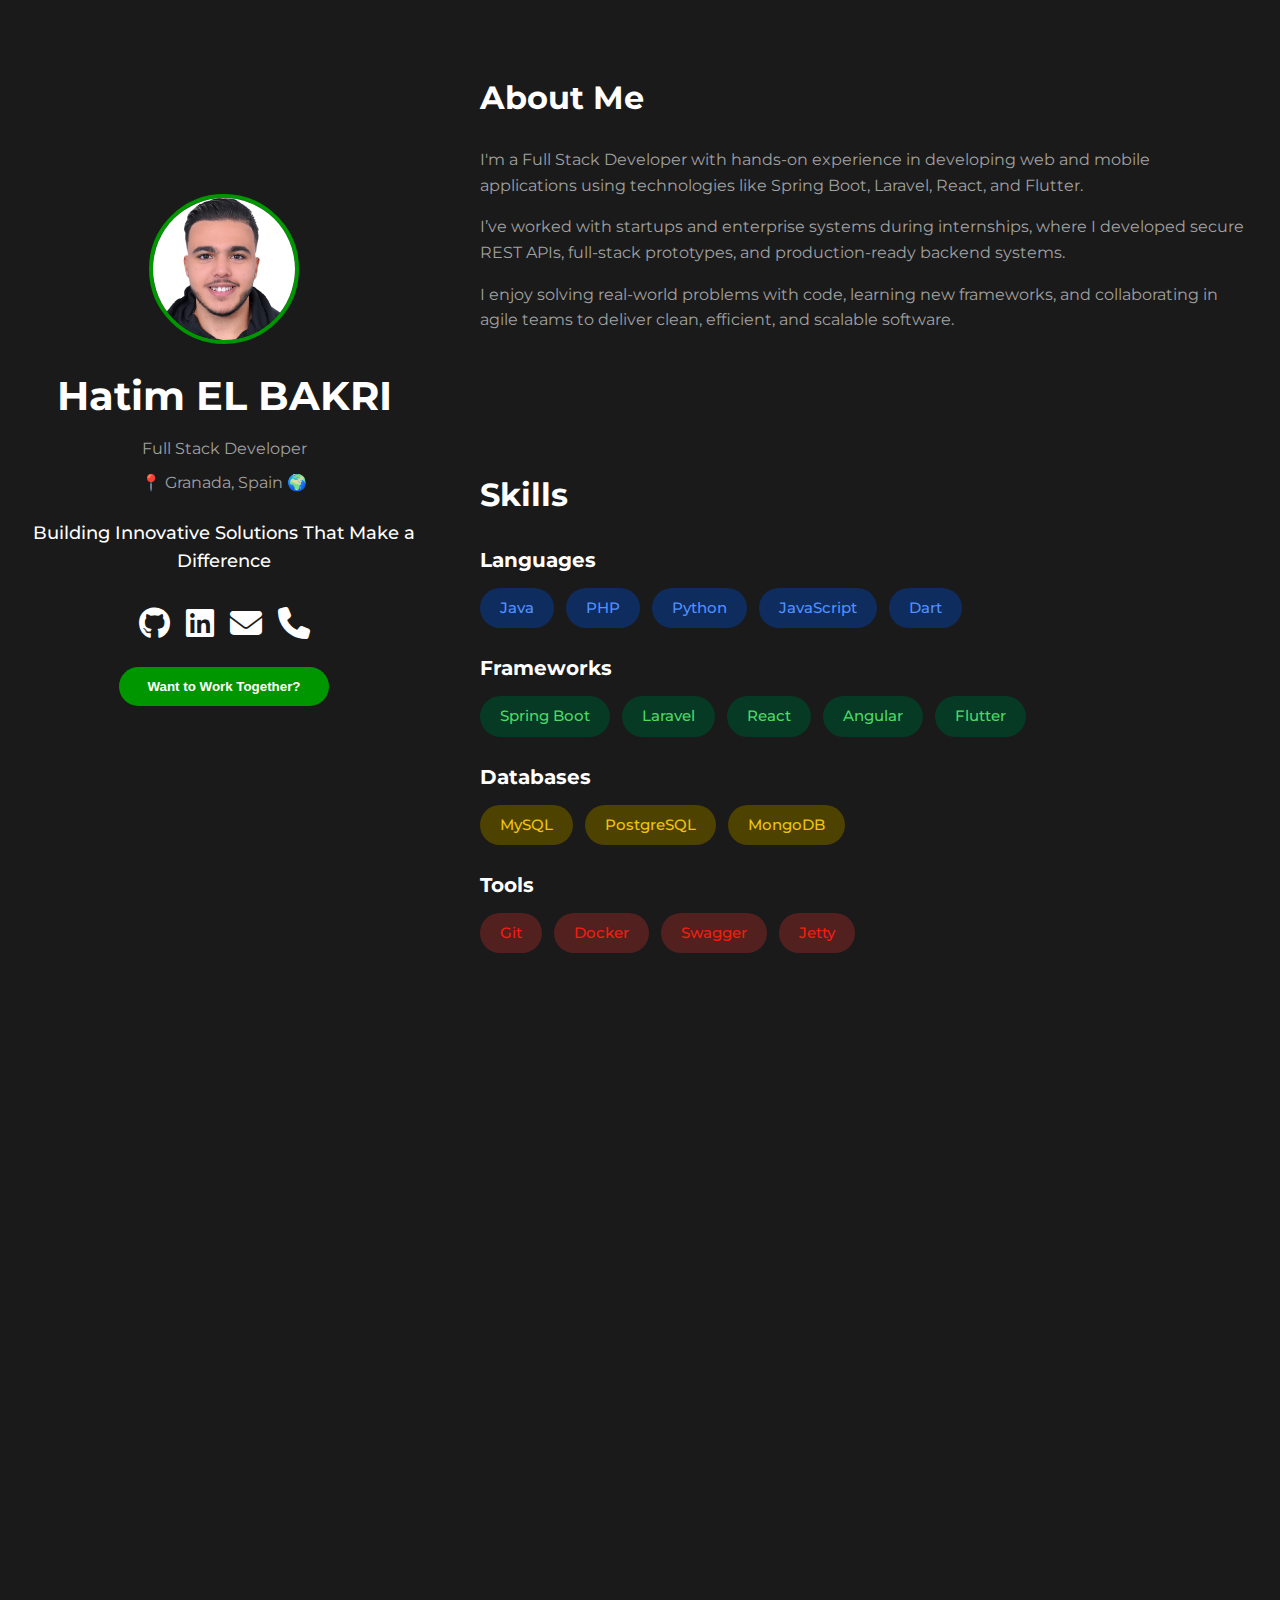
<file: index.html>
<!DOCTYPE html>
<html lang="en">
  <head>
    <meta charset="UTF-8" />
    <meta name="viewport" content="width=device-width, initial-scale=1.0" />

    <!-- Title & Meta -->
    <title>Hatim EL BAKRI - Portfolio</title>
    <meta
      name="description"
      content="Portfolio of Hatim EL BAKRI, Full Stack Developer based in Granada, Spain."
    />

    <!-- Style-->
    <link rel="stylesheet" href="css/styles.css" />
    <!-- Fonts -->
    <link
      href="https://fonts.googleapis.com/css2?family=Montserrat:wght@100..900&display=swap"
      rel="stylesheet"
    />

    <!-- Font Awesome Icons -->
    <link
      rel="stylesheet"
      href="https://cdnjs.cloudflare.com/ajax/libs/font-awesome/6.5.0/css/all.min.css"
    />

    <!-- Favicon -->
    <link rel="icon" type="image/x-icon" href="assets/images/favicon.ico" />
  </head>

  <body>
    <div class="portfolio">
      <!-- Sidebar / Hero -->
      <header class="hero">
        <img
          src="assets/images/001.JPG"
          alt="Hatim EL BAKRI"
          class="hero__image"
        />
        <h1 class="hero__title">Hatim EL BAKRI</h1>
        <p class="hero__subtitle">Full Stack Developer</p>
        <p class="hero__location">📍 Granada, Spain 🌍</p>
        <p class="hero__tagline">
          Building Innovative Solutions That Make a Difference
        </p>
        <div class="hero__socials">
          <a href="https://github.com/elhatimbakri" target="_blank"
            ><i class="fab fa-github fa-2x"></i
          ></a>
          <a href="https://linkedin.com/in/elhatimbakri" target="_blank"
            ><i class="fab fa-linkedin fa-2x"></i
          ></a>
          <a href="mailto:elhatimbakri@gmail.com"
            ><i class="fas fa-envelope fa-2x"></i
          ></a>
          <a href="tel:+34604200294"><i class="fas fa-phone fa-2x"></i></a>
        </div>
        <button class="btn btn--primary" onclick="scrollToSection('contact')">
          Want to Work Together?
        </button>
      </header>

      <!-- Main Content -->
      <main class="content">
        <!-- About -->
        <section id="about" class="section">
          <h2 class="section__title">About Me</h2>
          <p class="about__text">
            I'm a Full Stack Developer with hands-on experience in developing
            web and mobile applications using technologies like Spring Boot,
            Laravel, React, and Flutter.
          </p>
          <p class="about__text">
            I’ve worked with startups and enterprise systems during internships,
            where I developed secure REST APIs, full-stack prototypes, and
            production-ready backend systems.
          </p>
          <p class="about__text">
            I enjoy solving real-world problems with code, learning new
            frameworks, and collaborating in agile teams to deliver clean,
            efficient, and scalable software.
          </p>
        </section>

        <!-- Skills -->
        <section class="section">
          <h2 class="section__title">Skills</h2>
          <div class="skills__category">
            <h3 class="skills__title">Languages</h3>
            <div class="skills__tags">
              <span class="tag tag--blue">Java</span
              ><span class="tag tag--blue">PHP</span
              ><span class="tag tag--blue">Python</span
              ><span class="tag tag--blue">JavaScript</span
              ><span class="tag tag--blue">Dart</span>
            </div>
          </div>
          <div class="skills__category">
            <h3 class="skills__title">Frameworks</h3>
            <div class="skills__tags">
              <span class="tag tag--green">Spring Boot</span
              ><span class="tag tag--green">Laravel</span
              ><span class="tag tag--green">React</span
              ><span class="tag tag--green">Angular</span
              ><span class="tag tag--green">Flutter</span>
            </div>
          </div>
          <div class="skills__category">
            <h3 class="skills__title">Databases</h3>
            <div class="skills__tags">
              <span class="tag tag--yellow">MySQL</span
              ><span class="tag tag--yellow">PostgreSQL</span
              ><span class="tag tag--yellow">MongoDB</span>
            </div>
          </div>
          <div class="skills__category">
            <h3 class="skills__title">Tools</h3>
            <div class="skills__tags">
              <span class="tag tag--gray">Git</span
              ><span class="tag tag--gray">Docker</span
              ><span class="tag tag--gray">Swagger</span
              ><span class="tag tag--gray">Jetty</span>
            </div>
          </div>
        </section>

        <!-- Experience -->
        <section id="experience" class="section">
          <h2 class="section__title">Experience</h2>
          <article class="experience">
            <h3 class="experience__position">Java Backend Developer</h3>
            <p class="experience__company">F5C INDUSTRIE (Remote), Morocco</p>
            <p class="experience__duration">Sep 2024 – Dec 2024</p>
            <ul class="experience__list">
              <li>
                Built Spring Boot backend for an AI chatbot using OpenAI and
                Spring AI
              </li>
              <li>
                Integrated APIs with Angular frontend for live client deployment
              </li>
              <li>Enhanced performance by optimizing secure API responses</li>
            </ul>
          </article>
          <article class="experience">
            <h3 class="experience__position">Full-Stack Developer Intern</h3>
            <p class="experience__company">WAFA ASSURANCE, Casablanca</p>
            <p class="experience__duration">Jun 2024 – Sep 2024</p>
            <ul class="experience__list">
              <li>
                Enhanced REST APIs for insurance simulation using Spring Boot
              </li>
              <li>
                Developed full-stack demo system using ReactJS + Spring Boot
              </li>
              <li>Documented APIs using Swagger and tested with Jetty</li>
            </ul>
          </article>
          <article class="experience">
            <h3 class="experience__position">Web Development Intern</h3>
            <p class="experience__company">COFI SARL, Casablanca</p>
            <p class="experience__duration">Mar 2023 – Sep 2023</p>
            <ul class="experience__list">
              <li>Built Laravel web app for inventory and sales tracking</li>
              <li>
                Worked across lifecycle: UI design, backend dev, deployment
              </li>
              <li>Used Git version control and Agile tools</li>
            </ul>
          </article>
        </section>

        <!-- Projects -->
        <section id="projects" class="section">
          <h2 class="section__title">Projects</h2>
          <div class="projects">
            <article class="project">
              <h3 class="project__title">Taxi Service Management System</h3>
              <p class="project__description">
                A full stack app with Spring Boot and React for taxi booking,
                payments, and location tracking.
              </p>
              <div class="project__tags">
                <span class="tag tag--tech">Spring Boot</span>
                <span class="tag tag--tech">React</span>
              </div>
              <div class="project__links">
                <a
                  href="https://github.com/elhatimbakri/taxi-service-app"
                  target="_blank"
                  class="project__link"
                >
                  <i class="fab fa-github"></i> GitHub
                </a>
                <a
                  href="https://taxi-service-demo.vercel.app"
                  target="_blank"
                  class="project__link"
                  style="margin-left: 1rem"
                >
                  <i class="fas fa-external-link-alt"></i> Live Demo
                </a>
              </div>
            </article>
             <article class="project">
              <h3 class="project__title">Taxi Service Management System</h3>
              <p class="project__description">
                A full stack app with Spring Boot and React for taxi booking,
                payments, and location tracking.
              </p>
              <div class="project__tags">
                <span class="tag tag--tech">Spring Boot</span>
                <span class="tag tag--tech">React</span>
              </div>
              <div class="project__links">
                <a
                  href="https://elhatimbakri.github.io/happyflight/"
                  target="_blank"
                  class="project__link"
                >
                  <i class="fab fa-github"></i> GitHub
                </a>
                <a
                  href="https://taxi-service-demo.vercel.app"
                  target="_blank"
                  class="project__link"
                  style="margin-left: 1rem"
                >
                  <i class="fas fa-external-link-alt"></i> Live Demo
                </a>
              </div>
            </article>
          </div>
        </section>

        <!-- Contact -->
        <section id="contact" class="section">
          <h2 class="section__title">Let's Connect</h2>
          <p class="contact__text">
            I'm always open to freelance work, part-time roles, and
            collaboration opportunities. Feel free to reach out!
          </p>
          <div class="contact__action">
            <a href="mailto:elhatimbakri@gmail.com" class="btn btn--primary"
              >Get In Touch</a
            >
          </div>
        </section>
      </main>
    </div>

    <!-- === SCRIPTS === -->
    <script>
      function scrollToSection(sectionId) {
        document
          .getElementById(sectionId)
          .scrollIntoView({ behavior: "smooth" });
      }

      document.addEventListener("DOMContentLoaded", function () {
        document.body.style.opacity = "1";
        const observer = new IntersectionObserver(
          (entries) => {
            entries.forEach((entry) => {
              if (entry.isIntersecting) {
                entry.target.classList.add("animate");
              }
            });
          },
          { threshold: 0.1, rootMargin: "0px 0px -50px 0px" }
        );

        document.querySelectorAll(".section").forEach((section) => {
          observer.observe(section);
        });
      });
    </script>
  </body>
</html>
</file>
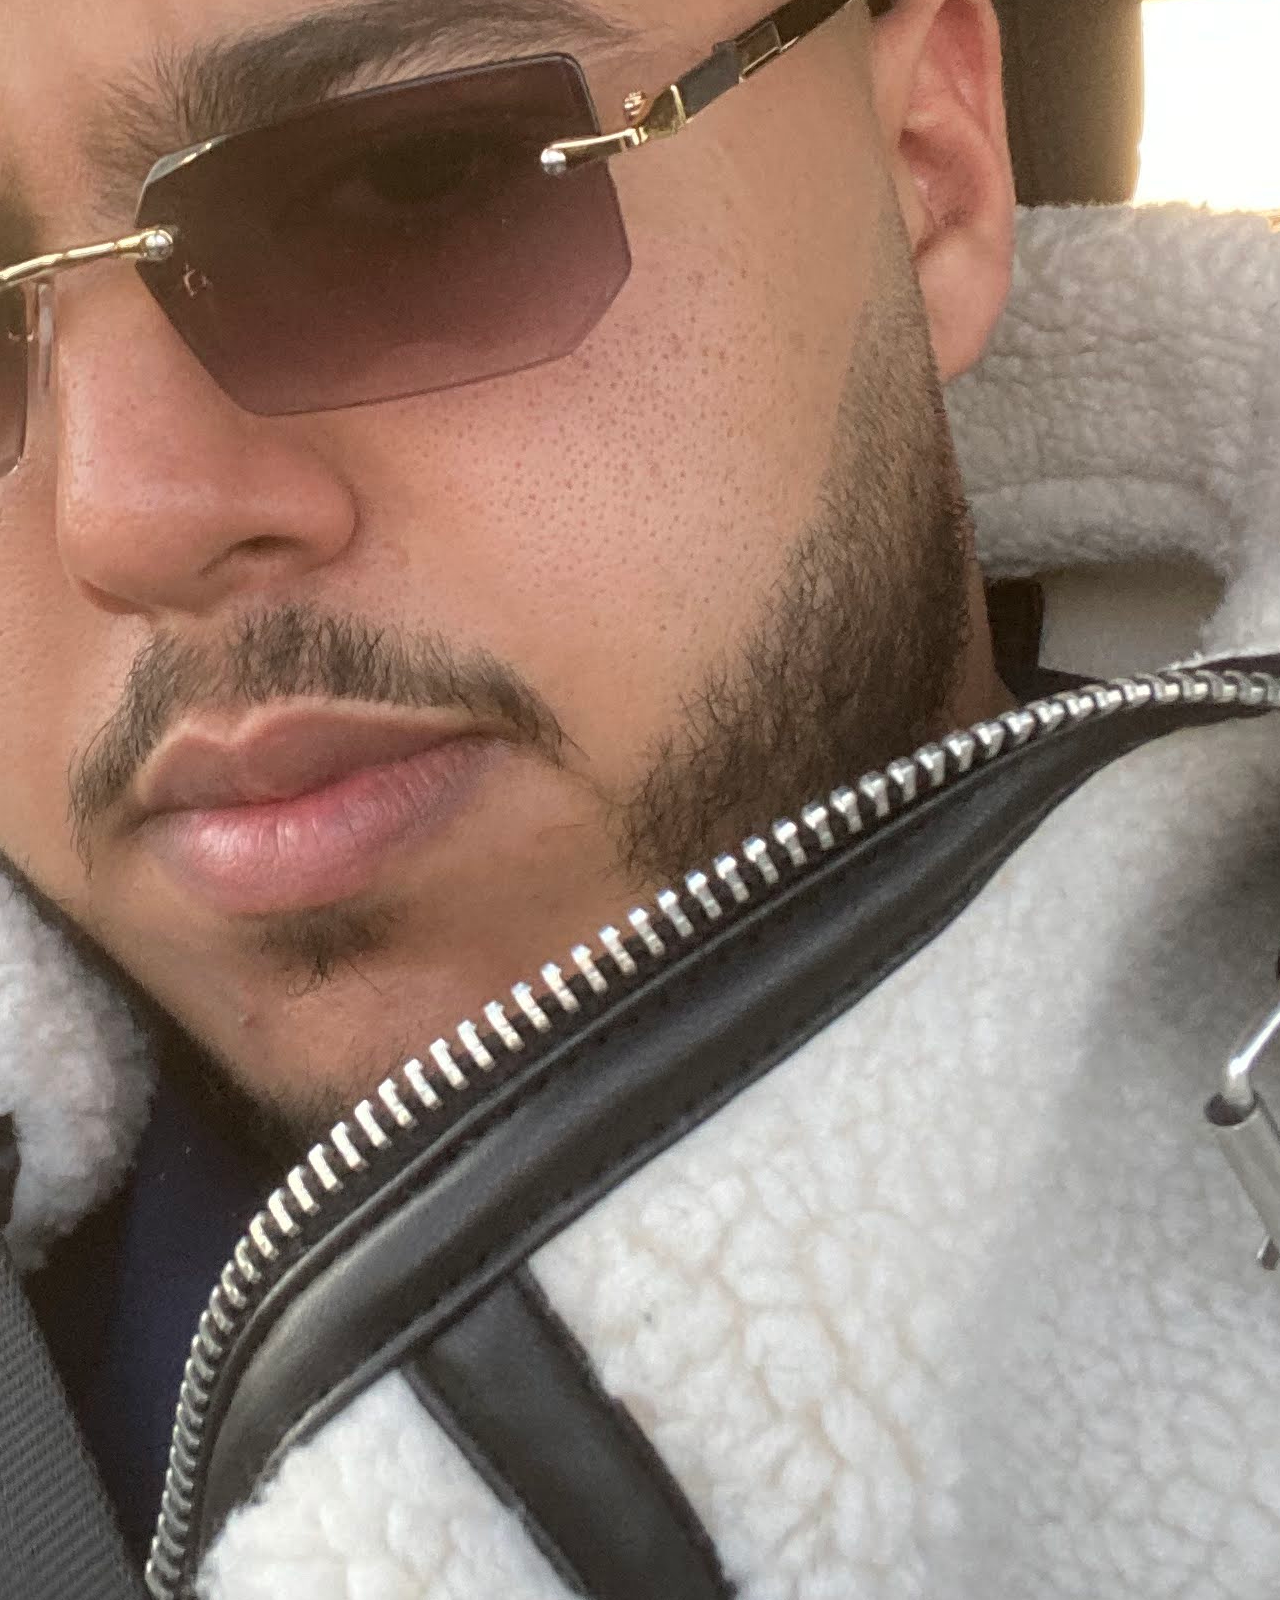
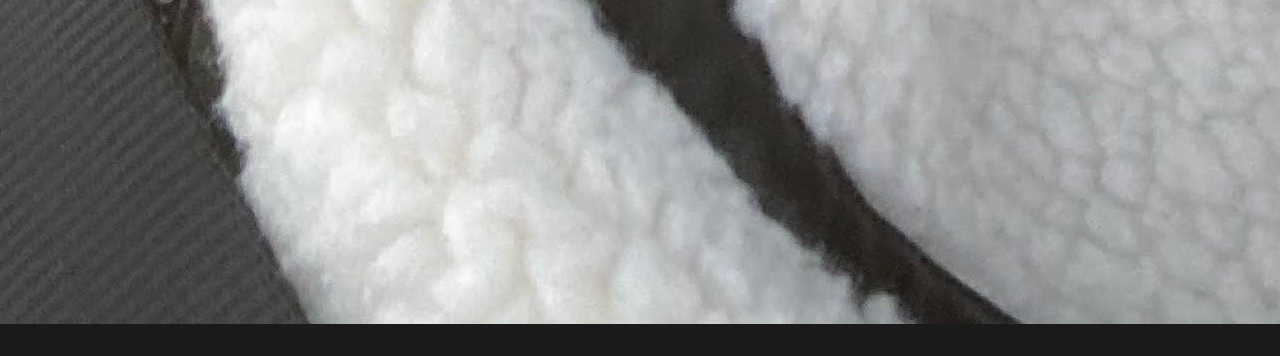
<file: test.html>
<!DOCTYPE html>
<html lang="en">
  <head>
    <meta charset="UTF-8" />
    <meta name="viewport" content="width=device-width, initial-scale=1.0" />

    <!-- CSS -->
    <link rel="stylesheet" href="test.css" />

    <!-- Fonts -->
    <link rel="preconnect" href="https://fonts.googleapis.com" />
    <link rel="preconnect" href="https://fonts.gstatic.com" crossorigin />
    <link
      href="https://fonts.googleapis.com/css2?family=Montserrat:wght@100..900&display=swap"
      rel="stylesheet"
    />

    <!-- Title -->
    <title>Hatim EL BAKRI</title>
  </head>
  <body>
    <div class="parent">
      <!-- Hero -->
      <div class="div1">
        <img
          src="assets/images/profile.jpg"
          alt="Hatim EL BAKRI"
          class="hero__image"
        />
        <h1>Hatim EL BAKRI</h1>
        <h3>Full Stack Devloper</h2>
      </div>

      <!-- About me -->
      <div class="div2">
        <h2>about me</h2>

        <div class="about">
          I'm a Full Stack Developer with hands-on experience in developing web
          and mobile applications using technologies like Spring Boot, Laravel,
          React, and Flutter. I’ve worked with startups and enterprise systems
          during internships, where I developed secure REST APIs, full-stack
          prototypes, and production-ready backend systems. I enjoy solving
          real-world problems with code, learning new frameworks, and
          collaborating in agile teams to deliver clean, efficient, and scalable
          software.
        </div>
        
      </div>

      <div class="div3">
        <h2>Skills</h2>
      </div>

      <div class="div4">Experience</div>
      <div class="div5">Projects</div>
      <div class="div6">Education</div>
      <div class="div7">Contact me</div>
    </div>
  </body>
</html>
</file>
<file: css/styles.css>
/* === CSS VARIABLES === */
:root {
  --primary: #009600;
  --primary-dark: #007000;
  --text: #ffffff;
  --text-secondary: #a1a1a1;
  --background: #1a1a1a;
  --card-bg: #2a2a2a;
  --border: #3a3a3a;
}

/* === RESET & BASE === */
* {
  margin: 0;
  padding: 0;
  box-sizing: border-box;
}

body {
  font-family: "Montserrat", sans-serif;
  line-height: 1.6;
  color: var(--text);
  background: var(--background);
  opacity: 0;
  transition: opacity 0.3s ease-in;
}

a {
  color: #4fc3f7;
  text-decoration: none;
}

a:hover {
  text-decoration: underline;
}

/* === LAYOUT === */
.portfolio {
  display: flex;
  min-height: 100vh;
}

.hero {
  position: fixed;
  width: 35%;
  height: 100vh;
  display: flex;
  flex-direction: column;
  justify-content: center;
  align-items: center;
  padding: 2rem;
  text-align: center;
  background-color: var(--background);
  z-index: 10;
}

.content {
  margin-left: 35%;
  width: 65%;
  padding: 2rem;
}

/* === HERO SECTION === */
.hero__image {
  width: 150px;
  height: 150px;
  border-radius: 50%;
  object-fit: cover;
  margin-bottom: 1.25rem;
  border: 4px solid var(--primary);
}

.hero__title {
  font-size: 2.5rem;
  margin-bottom: 0.5rem;
}

.hero__subtitle,
.hero__location {
  color: var(--text-secondary);
  margin-bottom: 0.5rem;
}

.hero__tagline {
  font-size: 1.1rem;
  margin: 1rem 0 2rem;
  font-weight: 500;
}

.hero__socials {
  display: flex;
  gap: 1rem;
  margin-bottom: 1.5rem;
}

.hero__socials i {
  color: var(--text);
  transition: color 0.3s;
}

.hero__socials i:hover {
  color: var(--primary);
}

/* === BUTTONS === */
.btn {
  display: inline-block;
  padding: 0.75rem 1.75rem;
  border-radius: 2rem;
  font-weight: 600;
  text-decoration: none;
  border: none;
  cursor: pointer;
}

.btn--primary {
  background: var(--primary);
  color: white;
  transition: all 0.3s ease;
}

.btn--primary:hover {
  background: var(--primary-dark);
  transform: translateY(-2px);
  box-shadow: 0 8px 20px rgba(0, 150, 0, 0.3);
}

/* === SECTIONS === */
.section {
  padding: 2.5rem 0;
  margin-bottom: 2.5rem;
  opacity: 0;
  transform: translateY(20px);
  transition: all 0.6s ease-out;
}

.section.animate {
  opacity: 1;
  transform: translateY(0);
}

.section__title {
  font-size: 2rem;
  margin-bottom: 1.5rem;
}

/* === ABOUT SECTION === */
.about__text {
  margin-bottom: 1rem;
  color: var(--text-secondary);
}

/* === SKILLS === */
.skills__category {
  margin-bottom: 1.5rem;
}

.skills__title {
  font-size: 1.25rem;
  font-weight: bold;
  margin-bottom: 0.75rem;
  color: white;
}

.skills__tags {
  display: flex;
  flex-wrap: wrap;
  gap: 0.75rem;
}

.tag {
  padding: 0.5rem 1.25rem;
  border-radius: 999px;
  font-size: 0.95rem;
  font-weight: 500;
  display: inline-block;
}

.tag--blue {
  background-color: #0f2c5f;
  color: #4f91ff;
}
.tag--green {
  background-color: #063a25;
  color: #4cd964;
}
.tag--yellow {
  background-color: #4e4200;
  color: #f1c40f;
}
.tag--gray {
  background-color: #532020;
  color: #f11e0f;
}
.tag--tech {
  background-color: #333;
  color: #0ff;
}

/* === EXPERIENCE === */
.experience {
  margin-bottom: 2.5rem;
  padding-bottom: 1.5rem;
  border-bottom: 1px solid var(--border);
}

.experience__position {
  font-size: 1.25rem;
  margin-bottom: 0.25rem;
}

.experience__company,
.experience__duration {
  color: var(--text-secondary);
  margin-bottom: 0.5rem;
}

.experience__list {
  list-style: disc inside;
  color: var(--text-secondary);
}

/* === PROJECTS === */
.projects {
  display: grid;
  grid-template-columns: repeat(auto-fit, minmax(300px, 1fr));
  gap: 1.5rem;
}

.project {
  background: var(--card-bg);
  border-radius: 0.75rem;
  padding: 1.5rem;
  transition: all 0.3s ease;
}

.project:hover {
  transform: translateY(-5px);
}

.project__title {
  font-size: 1.25rem;
  margin-bottom: 0.75rem;
}

.project__description {
  color: var(--text-secondary);
  margin-bottom: 1rem;
}

.project__tags {
  display: flex;
  flex-wrap: wrap;
  gap: 0.5rem;
}

.project__links {
    margin-top: 1rem;
    text-align: right;
}

/* === CONTACT === */
.contact__text {
  color: var(--text-secondary);
  margin-bottom: 1.5rem;
}

.contact__action {
  text-align: center;
  margin-top: 1.5rem;
}

/* === RESPONSIVE DESIGN === */
@media (max-width: 768px) {
  .portfolio {
    flex-direction: column;
  }

  .hero {
    position: relative;
    width: 100%;
    height: auto;
    padding: 2rem 1rem;
  }

  .content {
    margin-left: 0;
    width: 100%;
    padding: 1rem;
  }
}
</file>
<file: test.css>
* {
    font-family: "Montserrat";
    background-color: #1a1a1a;
    color: #fff;
    padding: 0.5rem;
}

h1 {
    font-size: 50px;
    color: rgb(0, 182, 70);
}

h2 {
    font-size: 40px;
    text-align: center;
    text-transform: uppercase;
}


.about {
    text-align: justify;

}


.parent {
  display: grid;
  grid-template-columns: 01fr 1fr;
  grid-template-rows: repeat(6, 1fr);
  grid-column-gap: 0px;
  grid-row-gap: 0px;
}

.div1 {
  grid-area: 1 / 1 / 7 / 2;
  position: fixed;
  width: 35%;
  height: 100vh;
  display: flex;
  flex-direction: column;
  justify-content: center;
  align-items: center;
  /*padding: 2rem;
  text-align: center;
  /*z-index: 10;*/
}
.div2 {
  grid-area: 1 / 2 / 2 / 3;
}
.div3 {
  grid-area: 2 / 2 / 3 / 3;
}
.div4 {
  grid-area: 3 / 2 / 4 / 3;
}
.div5 {
  grid-area: 4 / 2 / 5 / 3;
}
.div6 {
  grid-area: 5 / 2 / 6 / 3;
}
.div7 {
  grid-area: 6 / 2 / 7 / 3;
}
</file>
